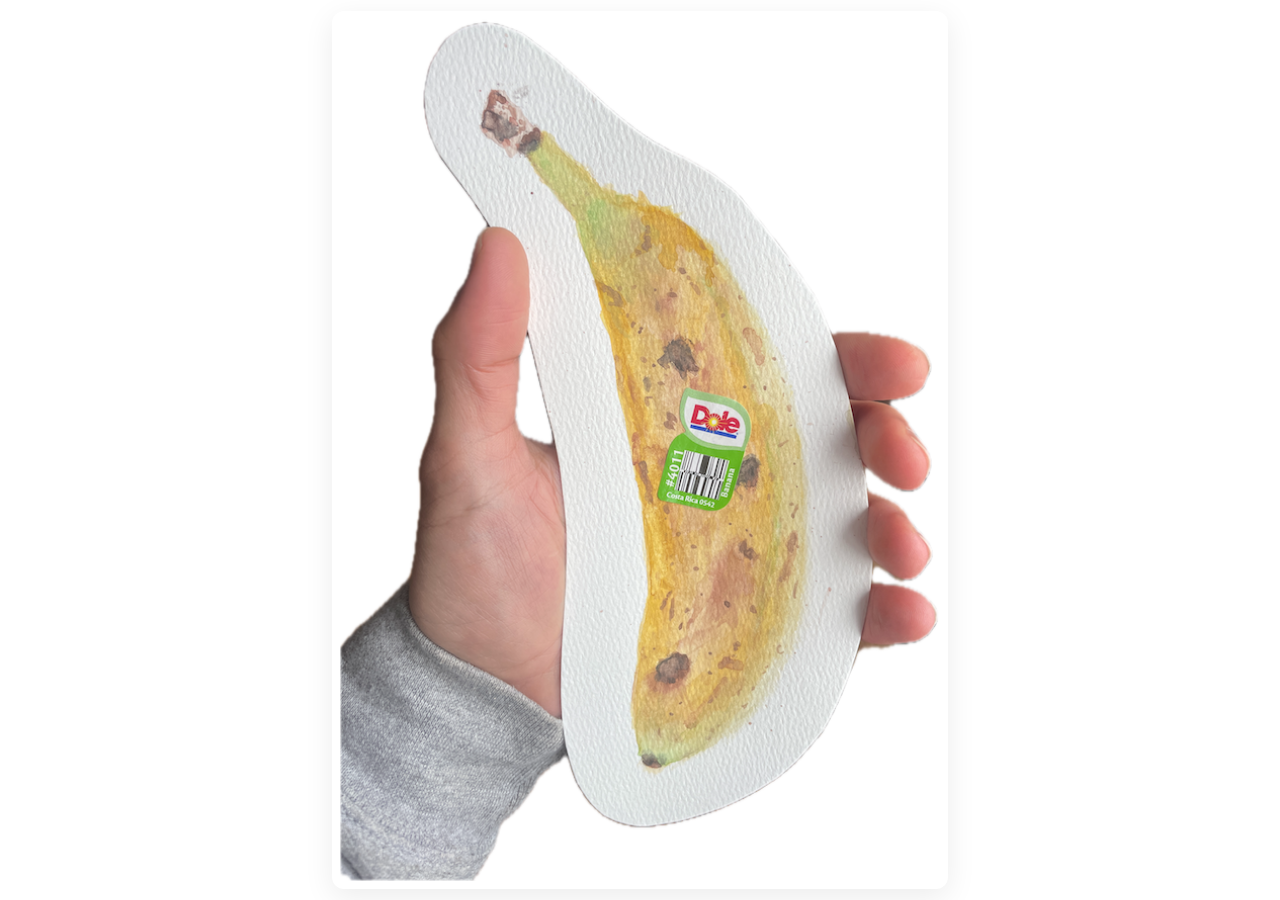
<file: static/index.html>
<!DOCTYPE html>
<html lang="en">
<head>
  <meta charset="UTF-8" />
  <meta name="viewport" content="width=device-width, initial-scale=1.0" />
  <title>Banana Portal</title>
  <link rel="stylesheet" href="style.css" />
</head>
<body>
  <img id="bananaHand" src="banana_hand.png" alt="Banana Hand" />
  <canvas id="bananaCanvas" style="display: none;"></canvas>

  <script src="script.js"></script>
</body>
</html>
</file>
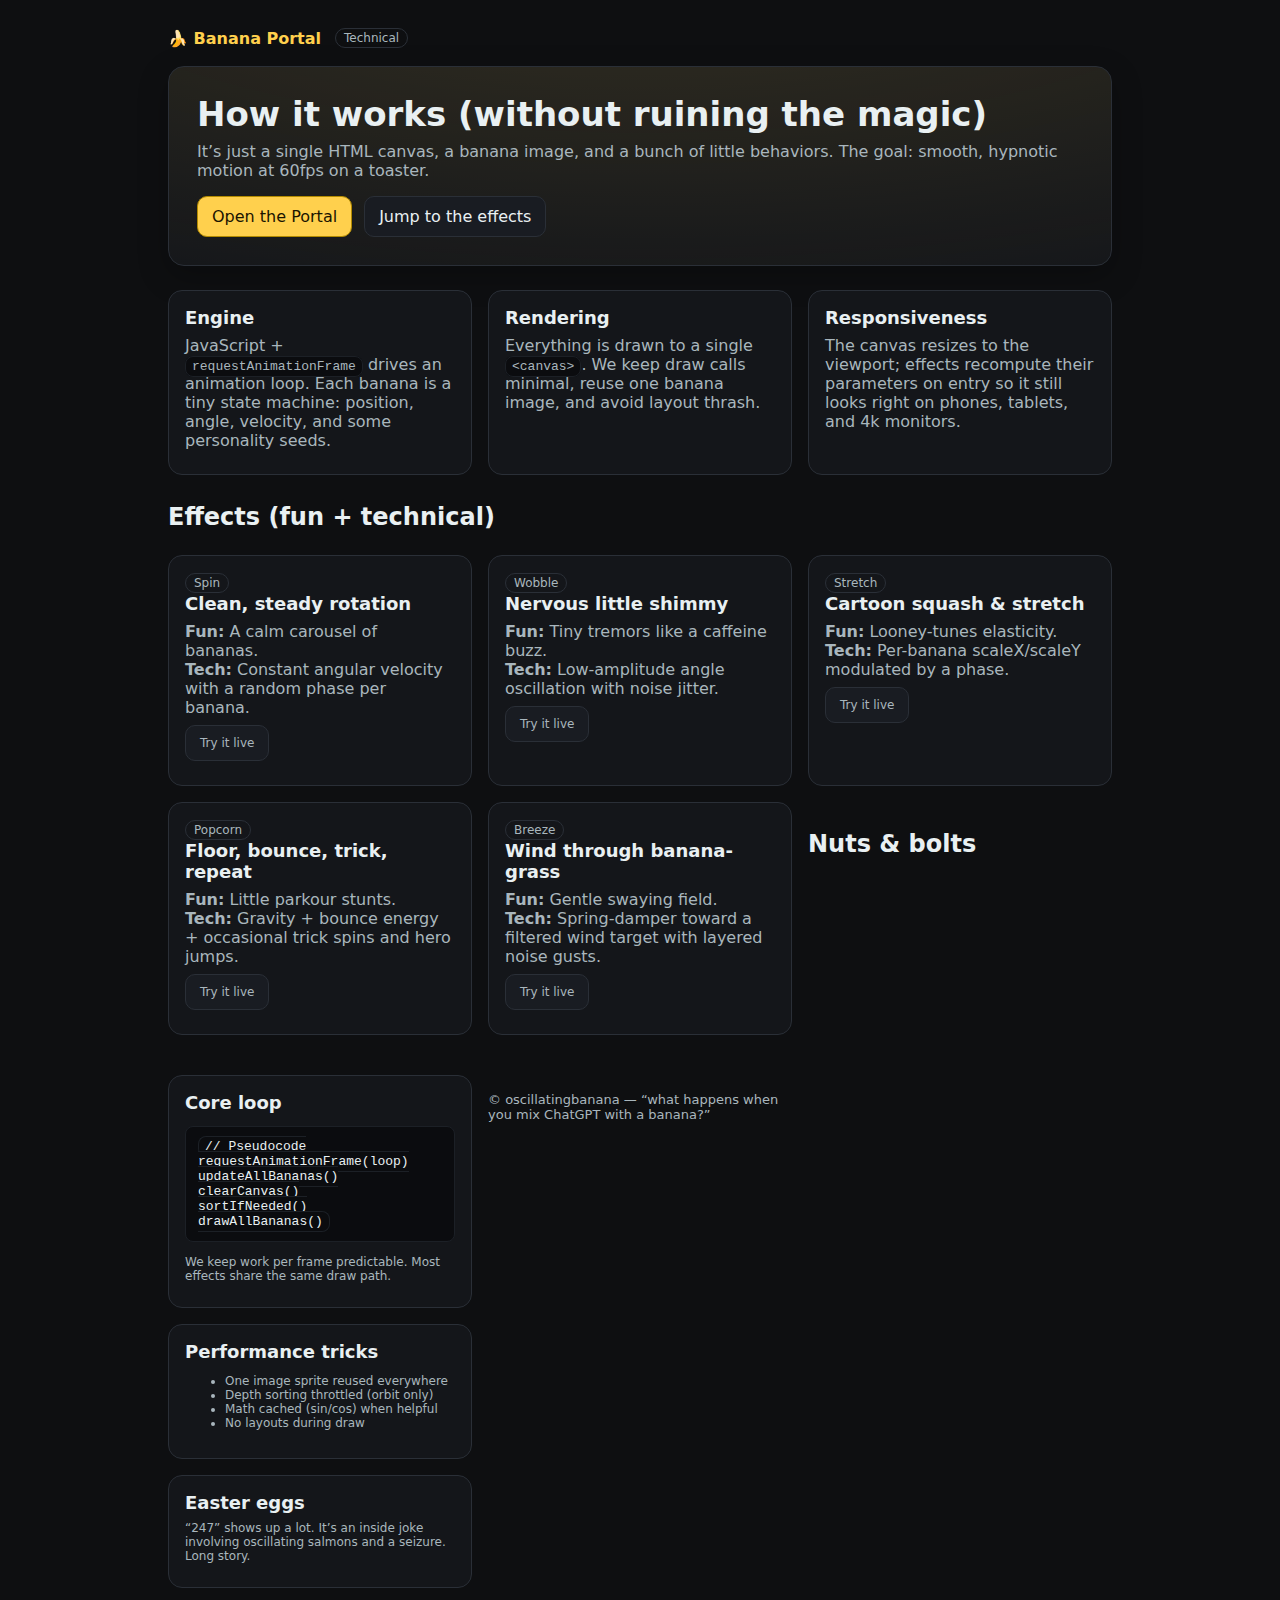
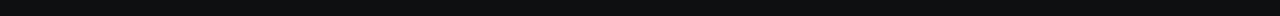
<file: static/tech.html>
<!doctype html>
<html lang="en">
<head>
  <meta charset="utf-8" />
  <title>Banana Portal — How it works</title>
  <meta name="viewport" content="width=device-width, initial-scale=1" />
  <meta name="description" content="How the Banana Portal works: effects, animation loop, and little banana secrets." />
  <style>
    :root{
      --bg:#0e0f11; --card:#14161a; --ink:#e9f0f2; --muted:#a9b6bd; --accent:#ffd04d;
      --ring:#2a2f37;
    }
    *{box-sizing:border-box}
    html,body{margin:0;padding:0;background:var(--bg);color:var(--ink);font-family:system-ui,-apple-system,Segoe UI,Roboto,Inter,Arial,sans-serif}
    a{color:var(--accent);text-decoration:none} a:hover{text-decoration:underline}
    .wrap{max-width:1000px;margin:0 auto;padding:28px}
    header{display:flex;align-items:center;gap:14px;margin-bottom:18px}
    header a.logo{display:inline-flex;align-items:center;gap:10px;font-weight:700}
    header .badge{font-size:12px;padding:2px 8px;border:1px solid var(--ring);border-radius:999px;color:var(--muted)}
    .hero{padding:28px;border:1px solid var(--ring);border-radius:16px;background:
      radial-gradient(1200px 400px at 50% -150px, rgba(255,208,77,.15), transparent),
      var(--card);
      box-shadow:0 10px 30px rgba(0,0,0,.25);
    }
    .hero h1{margin:0 0 8px;font-size:34px;line-height:1.15}
    .hero p{margin:0 0 16px;color:var(--muted)}
    .cta{display:flex;gap:12px;flex-wrap:wrap}
    .btn{display:inline-block;padding:10px 14px;border-radius:10px;border:1px solid var(--ring);background:#191c22;color:var(--ink)}
    .btn--accent{background:var(--accent);color:#1a1400;border-color:#b28a00}
    .grid{display:grid;grid-template-columns:repeat(auto-fit,minmax(260px,1fr));gap:16px;margin-top:24px}
    .card{background:var(--card);border:1px solid var(--ring);border-radius:14px;padding:16px}
    .card h3{margin:0 0 8px;font-size:18px}
    .card p{margin:8px 0;color:var(--muted)}
    code,pre{font-family:ui-monospace,SFMono-Regular,Menlo,Consolas,monospace;font-size:13px;background:#0b0c0f;border:1px solid #1c2026;border-radius:8px}
    code{padding:2px 6px}
    pre{padding:12px;overflow:auto}
    .tiny{font-size:12px;color:var(--muted)}
    footer{margin:28px 0 10px;color:var(--muted);font-size:13px}
    .pill{display:inline-block;font-size:12px;padding:2px 8px;border:1px solid var(--ring);border-radius:999px;color:var(--muted);margin-right:6px}
  </style>
</head>
<body>
  <div class="wrap">
    <header>
      <a class="logo" href="index.html">🍌 Banana Portal</a>
      <span class="badge">Technical</span>
    </header>

    <section class="hero">
      <h1>How it works (without ruining the magic)</h1>
      <p>It’s just a single HTML canvas, a banana image, and a bunch of little behaviors. The goal: smooth, hypnotic motion at 60fps on a toaster.</p>
      <div class="cta">
        <a class="btn btn--accent" href="index.html">Open the Portal</a>
        <a class="btn" href="#effects">Jump to the effects</a>
      </div>
    </section>

    <section id="overview" class="grid">
      <div class="card">
        <h3>Engine</h3>
        <p>JavaScript + <code>requestAnimationFrame</code> drives an animation loop. Each banana is a tiny state machine: position, angle, velocity, and some personality seeds.</p>
      </div>
      <div class="card">
        <h3>Rendering</h3>
        <p>Everything is drawn to a single <code>&lt;canvas&gt;</code>. We keep draw calls minimal, reuse one banana image, and avoid layout thrash.</p>
      </div>
      <div class="card">
        <h3>Responsiveness</h3>
        <p>The canvas resizes to the viewport; effects recompute their parameters on entry so it still looks right on phones, tablets, and 4k monitors.</p>
      </div>
    </section>

    <h2 id="effects" style="margin-top:28px">Effects (fun + technical)</h2>
    <div class="grid">
      <div class="card">
        <span class="pill">Spin</span>
        <h3>Clean, steady rotation</h3>
        <p><strong>Fun:</strong> A calm carousel of bananas.<br>
           <strong>Tech:</strong> Constant angular velocity with a random phase per banana.</p>
        <p><a class="btn tiny" href="index.html#effect=spin">Try it live</a></p>
      </div>

      <div class="card">
        <span class="pill">Wobble</span>
        <h3>Nervous little shimmy</h3>
        <p><strong>Fun:</strong> Tiny tremors like a caffeine buzz.<br>
           <strong>Tech:</strong> Low-amplitude angle oscillation with noise jitter.</p>
        <p><a class="btn tiny" href="index.html#effect=wobble">Try it live</a></p>
      </div>

      <div class="card">
        <span class="pill">Stretch</span>
        <h3>Cartoon squash &amp; stretch</h3>
        <p><strong>Fun:</strong> Looney-tunes elasticity.<br>
           <strong>Tech:</strong> Per-banana scaleX/scaleY modulated by a phase.</p>
        <p><a class="btn tiny" href="index.html#effect=stretch">Try it live</a></p>
      </div>

      <div class="card">
        <span class="pill">Popcorn</span>
        <h3>Floor, bounce, trick, repeat</h3>
        <p><strong>Fun:</strong> Little parkour stunts.<br>
           <strong>Tech:</strong> Gravity + bounce energy + occasional trick spins and hero jumps.</p>
        <p><a class="btn tiny" href="index.html#effect=popcorn">Try it live</a></p>
      </div>

      <div class="card">
        <span class="pill">Breeze</span>
        <h3>Wind through banana-grass</h3>
        <p><strong>Fun:</strong> Gentle swaying field.<br>
           <strong>Tech:</strong> Spring-damper toward a filtered wind target with layered noise gusts.</p>
        <p><a class="btn tiny" href="index.html#effect=breeze">Try it live</a></p>
      </div>

    <h2 style="margin-top:28px">Nuts & bolts</h2>
    <div class="grid">
      <div class="card">
        <h3>Core loop</h3>
        <pre><code>// Pseudocode
requestAnimationFrame(loop)
updateAllBananas()
clearCanvas()
sortIfNeeded()
drawAllBananas()</code></pre>
        <p class="tiny">We keep work per frame predictable. Most effects share the same draw path.</p>
      </div>
      <div class="card">
        <h3>Performance tricks</h3>
        <ul class="tiny">
          <li>One image sprite reused everywhere</li>
          <li>Depth sorting throttled (orbit only)</li>
          <li>Math cached (sin/cos) when helpful</li>
          <li>No layouts during draw</li>
        </ul>
      </div>
      <div class="card">
        <h3>Easter eggs</h3>
        <p class="tiny">“247” shows up a lot. It’s an inside joke involving oscillating salmons and a seizure. Long story.</p>
      </div>
    </div>

    <footer>
      <p>© oscillatingbanana — “what happens when you mix ChatGPT with a banana?”</p>
    </footer>
  </div>

  <!-- Optional: if your main page reads #effect=..., nothing else to do.
       If not, you can add a tiny helper script on index.html later to read location.hash
       and switch effects on load. -->
</body>
</html>
</file>
<file: static/style.css>
body {
  margin: 0;
  overflow: hidden;
  background: #ffffff;
  display: flex;
  justify-content: center;
  align-items: center;
  height: 100vh;
}

#bananaHand {
  width: 600px;
  height: 880px;
  cursor: pointer;
}

/* Responsive framed banana image */
#bananaHand {
  display: block;
  margin: 20px auto;
  width: 100%;
  max-width: 600px;   /* caps size on big screens */
  height: auto;       /* keeps aspect ratio */
  border-radius: 12px;
  background: #fff;   /* subtle mat */
  padding: 8px;       /* mat spacing */
  box-shadow: 0 8px 30px rgba(0,0,0,0.08);
}

/* Slightly tighter mat on very small screens */
@media (max-width: 420px) {
  #bananaHand {
    padding: 6px;
    border-radius: 10px;
    margin: 14px auto;
  }
}
</file>
